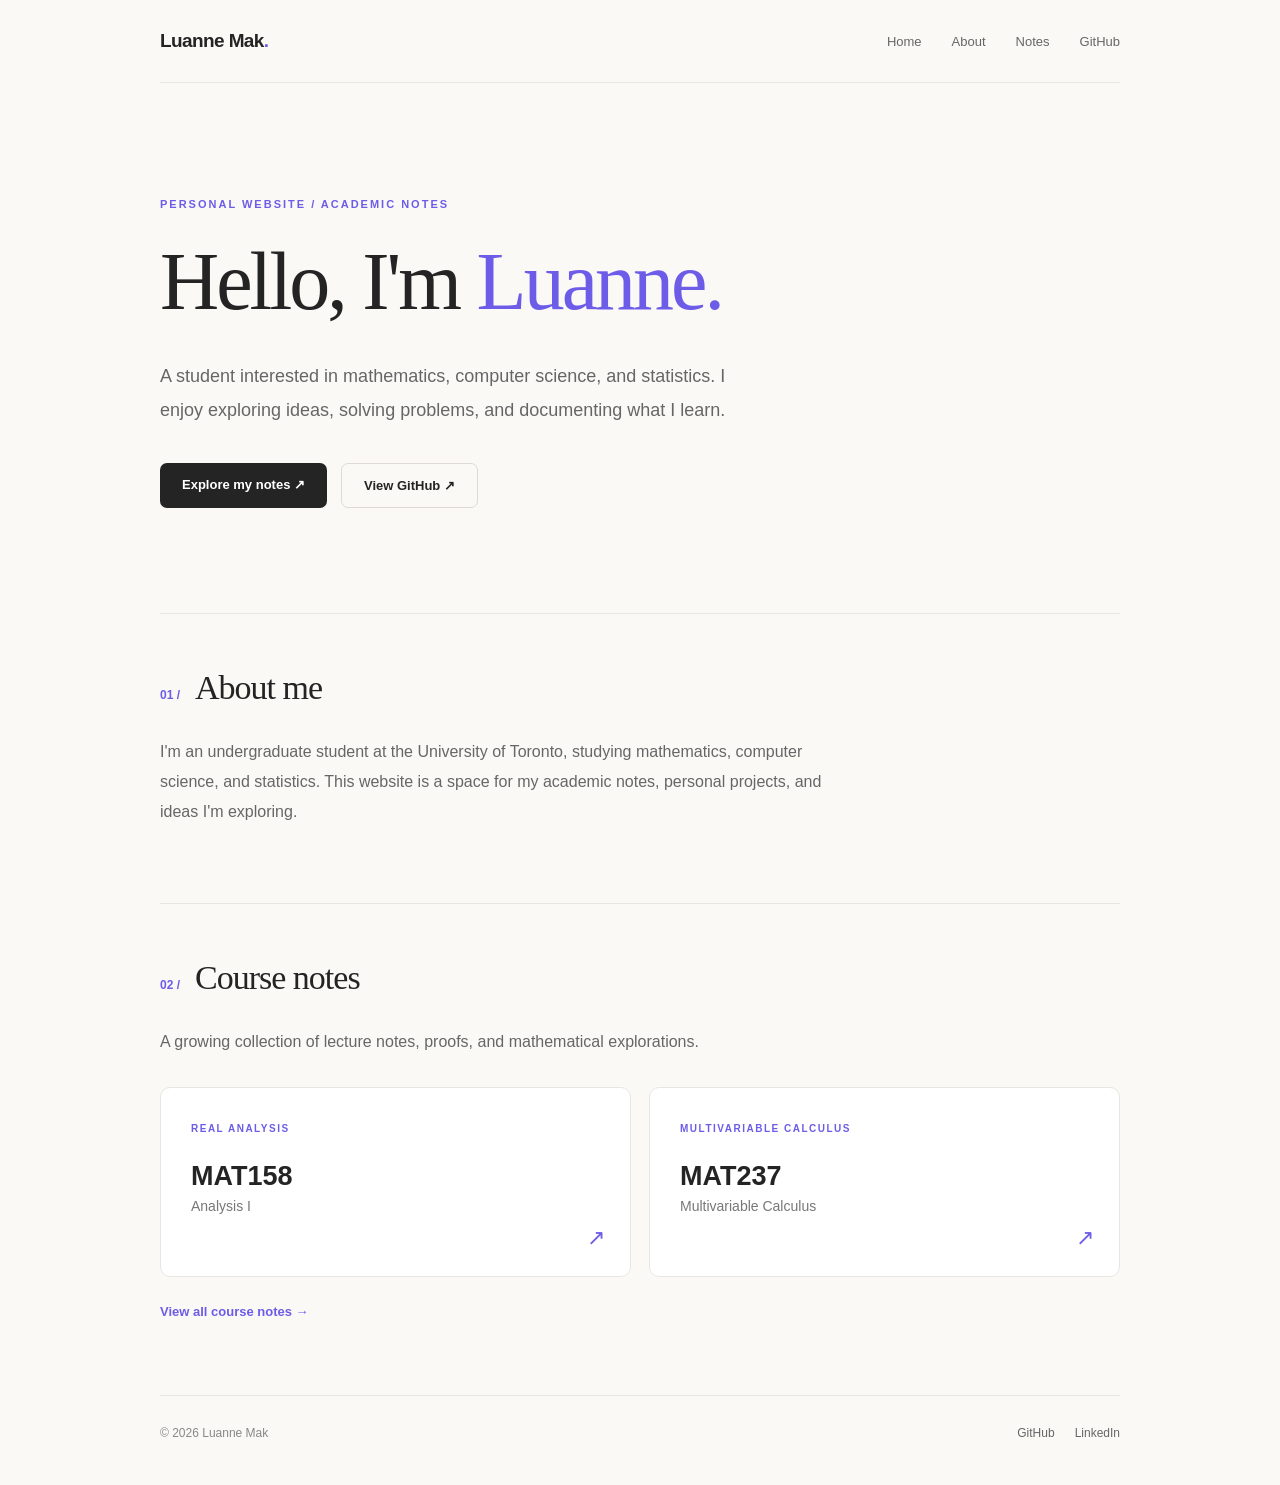
<file: index.html>
<!DOCTYPE html>
<html lang="en">
<head>
  <meta charset="UTF-8">
  <meta name="viewport"
        content="width=device-width, initial-scale=1.0">
  <meta name="description"
        content="Personal website of Luanne Mak.">
  <title>Luanne Mak — Personal Website</title>
  <link rel="stylesheet" href="style.css">
</head>

<body class="portfolio-page">

  <div class="site-shell">

    <!-- Navigation -->
    <nav class="site-nav">
      <a href="index.html" class="site-logo">
        Luanne Mak<span>.</span>
      </a>

      <div class="nav-links">
        <a href="index.html">Home</a>
        <a href="#about">About</a>
        <a href="notes.html">Notes</a>
        <a href="https://github.com/luannemhy-pixel"
           target="_blank"
           rel="noopener noreferrer">GitHub</a>
      </div>
    </nav>

    <!-- Hero -->
    <main>
      <section class="hero">
        <p class="hero-label">
          PERSONAL WEBSITE / ACADEMIC NOTES
        </p>

        <h1>
          Hello, I'm <span>Luanne.</span>
        </h1>

        <p class="hero-description">
          A student interested in mathematics,
          computer science, and statistics.
          I enjoy exploring ideas, solving problems,
          and documenting what I learn.
        </p>

        <div class="hero-actions">
          <a href="notes.html" class="primary-btn">
            Explore my notes ↗
          </a>

          <a href="https://github.com/luannemhy-pixel"
             class="secondary-btn"
             target="_blank"
             rel="noopener noreferrer">
            View GitHub ↗
          </a>
        </div>
      </section>

      <!-- About -->
      <section id="about" class="content-section">
        <div class="section-heading">
          <span class="section-number">01 /</span>
          <h2>About me</h2>
        </div>

        <p class="about-text">
          I'm an undergraduate student at the
          University of Toronto, studying mathematics,
          computer science, and statistics.

          This website is a space for my academic notes,
          personal projects, and ideas I'm exploring.
        </p>
      </section>

      <!-- Course Notes -->
      <section class="content-section">
        <div class="section-heading">
          <span class="section-number">02 /</span>
          <h2>Course notes</h2>
        </div>

        <p class="section-intro">
          A growing collection of lecture notes,
          proofs, and mathematical explorations.
        </p>

        <div class="preview-grid">

          <a href="mat158.html" class="preview-card">
            <span class="preview-category">
              REAL ANALYSIS
            </span>
            <h3>MAT158</h3>
            <p>Analysis I</p>
            <span class="preview-arrow">↗</span>
          </a>

          <a href="mat237.html" class="preview-card">
            <span class="preview-category">
              MULTIVARIABLE CALCULUS
            </span>
            <h3>MAT237</h3>
            <p>Multivariable Calculus</p>
            <span class="preview-arrow">↗</span>
          </a>

        </div>

        <a href="notes.html" class="text-link">
          View all course notes →
        </a>
      </section>
    </main>

    <!-- Footer -->
    <footer class="site-footer">
      <span>© 2026 Luanne Mak</span>

      <div class="footer-links">
        <a href="https://github.com/luannemhy-pixel">
          GitHub
        </a>
        <a href="https://www.linkedin.com/in/luanne-mak-a86003248/">
          LinkedIn
        </a>
      </div>
    </footer>

  </div>
</body>
</html>
</file>
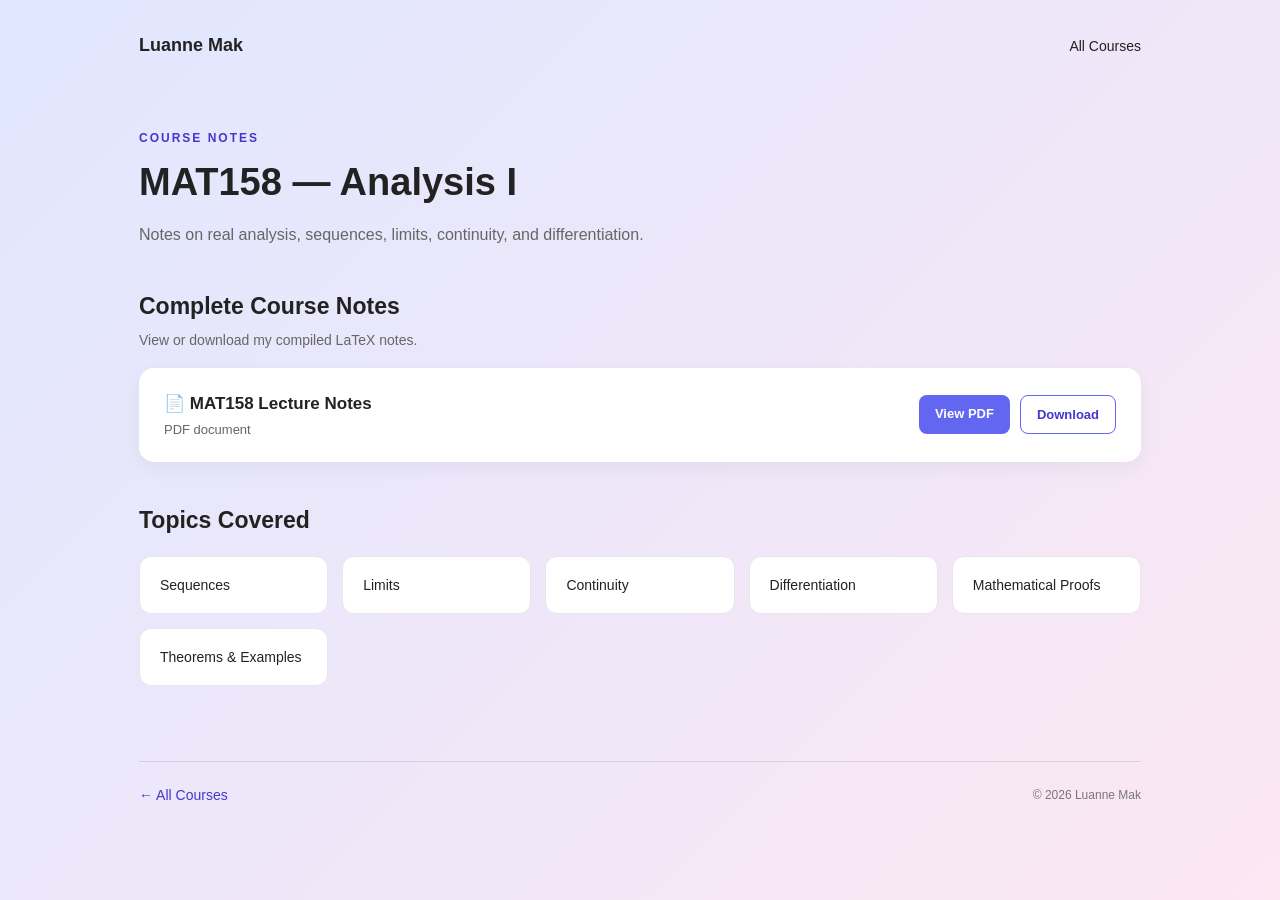
<file: mat158.html>
<!DOCTYPE html>
<html lang="en">
<head>
  <meta charset="UTF-8">
  <meta name="viewport" content="width=device-width, initial-scale=1.0">
  <title>MAT158 — Analysis I | Luanne Mak</title>
  <link rel="stylesheet" href="style.css">
</head>

<body>
  <main class="page-container">

    <nav class="top-nav">
      <a href="index.html" class="brand">Luanne Mak</a>
      <a href="notes.html">All Courses</a>
    </nav>

    <header class="page-header">
      <p class="eyebrow">COURSE NOTES</p>
      <h1>MAT158 — Analysis I</h1>
      <p>
        Notes on real analysis, sequences,
        limits, continuity, and differentiation.
      </p>
    </header>

    <section class="resource-section">
      <h2>Complete Course Notes</h2>
      <p class="section-description">
        View or download my compiled LaTeX notes.
      </p>

      <article class="resource-card">
        <div>
          <h3>📄 MAT158 Lecture Notes</h3>
          <p>PDF document</p>
        </div>

        <div class="resource-actions">
          <a
            href="notes/MAT158/MAT158_Note.pdf"
            target="_blank"
            rel="noopener noreferrer"
            class="small-btn">
            View PDF
          </a>

          <a
            href="notes/MAT158/MAT158_Note.pdf"
            download
            class="outline-btn">
            Download
          </a>
        </div>
      </article>
    </section>

    <section class="resource-section">
      <h2>Topics Covered</h2>

      <div class="topic-grid">
        <div class="topic-card">Sequences</div>
        <div class="topic-card">Limits</div>
        <div class="topic-card">Continuity</div>
        <div class="topic-card">Differentiation</div>
        <div class="topic-card">Mathematical Proofs</div>
        <div class="topic-card">Theorems & Examples</div>
      </div>
    </section>

    <footer class="page-footer">
      <a href="notes.html">← All Courses</a>
      <p>© 2026 Luanne Mak</p>
    </footer>

  </main>
</body>
</html>
</file>
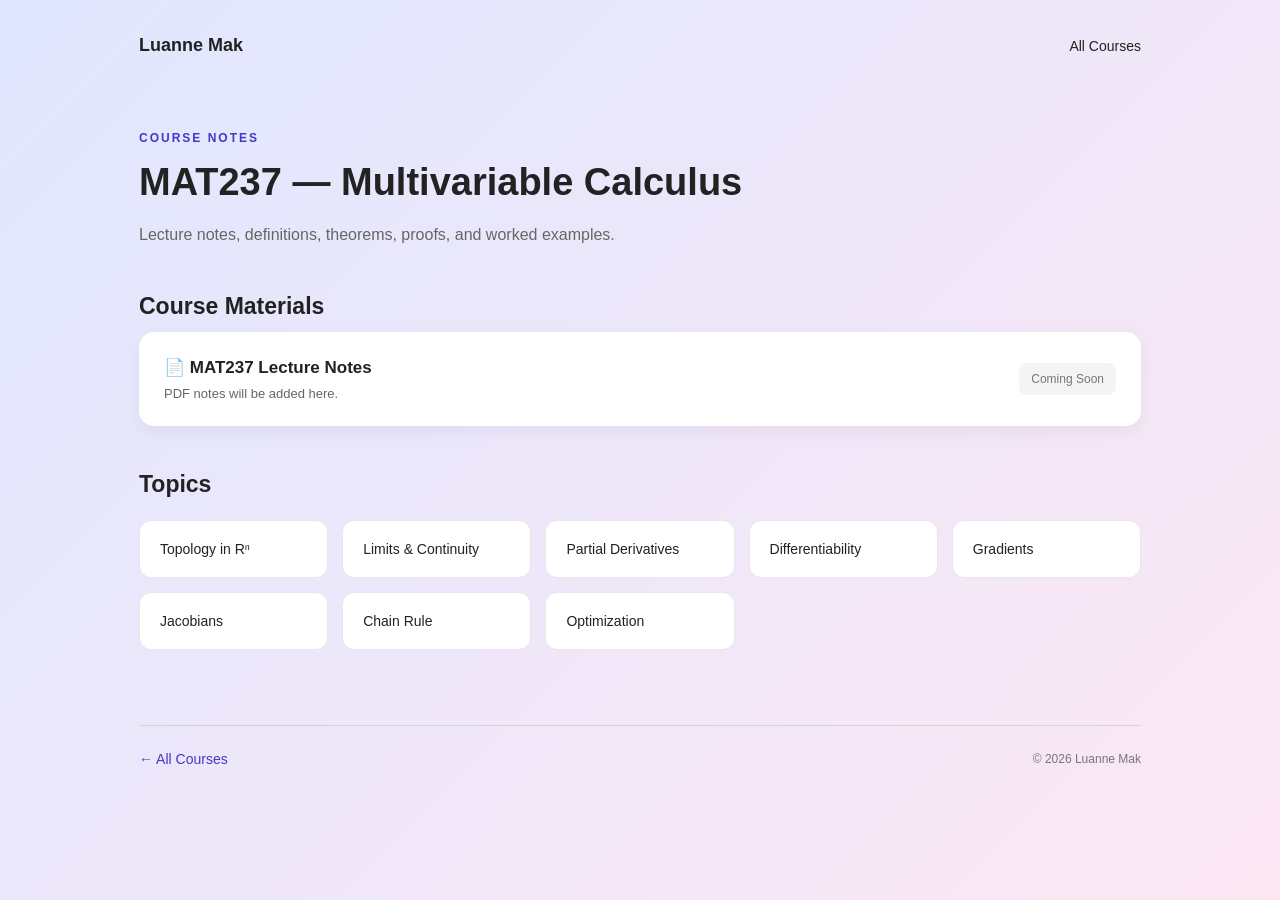
<file: mat237.html>
<!DOCTYPE html>
<html lang="en">
<head>
  <meta charset="UTF-8">
  <meta name="viewport" content="width=device-width, initial-scale=1.0">
  <title>MAT237 — Multivariable Calculus | Luanne Mak</title>
  <link rel="stylesheet" href="style.css">
</head>

<body>
  <main class="page-container">

    <nav class="top-nav">
      <a href="index.html" class="brand">Luanne Mak</a>
      <a href="notes.html">All Courses</a>
    </nav>

    <header class="page-header">
      <p class="eyebrow">COURSE NOTES</p>
      <h1>MAT237 — Multivariable Calculus</h1>
      <p>
        Lecture notes, definitions, theorems,
        proofs, and worked examples.
      </p>
    </header>

    <section class="resource-section">
      <h2>Course Materials</h2>

      <article class="resource-card">
        <div>
          <h3>📄 MAT237 Lecture Notes</h3>
          <p>PDF notes will be added here.</p>
        </div>
        <span class="coming-soon">Coming Soon</span>
      </article>
    </section>

    <section class="resource-section">
      <h2>Topics</h2>

      <div class="topic-grid">
        <div class="topic-card">Topology in Rⁿ</div>
        <div class="topic-card">Limits & Continuity</div>
        <div class="topic-card">Partial Derivatives</div>
        <div class="topic-card">Differentiability</div>
        <div class="topic-card">Gradients</div>
        <div class="topic-card">Jacobians</div>
        <div class="topic-card">Chain Rule</div>
        <div class="topic-card">Optimization</div>
      </div>
    </section>

    <footer class="page-footer">
      <a href="notes.html">← All Courses</a>
      <p>© 2026 Luanne Mak</p>
    </footer>

  </main>
</body>
</html>
</file>
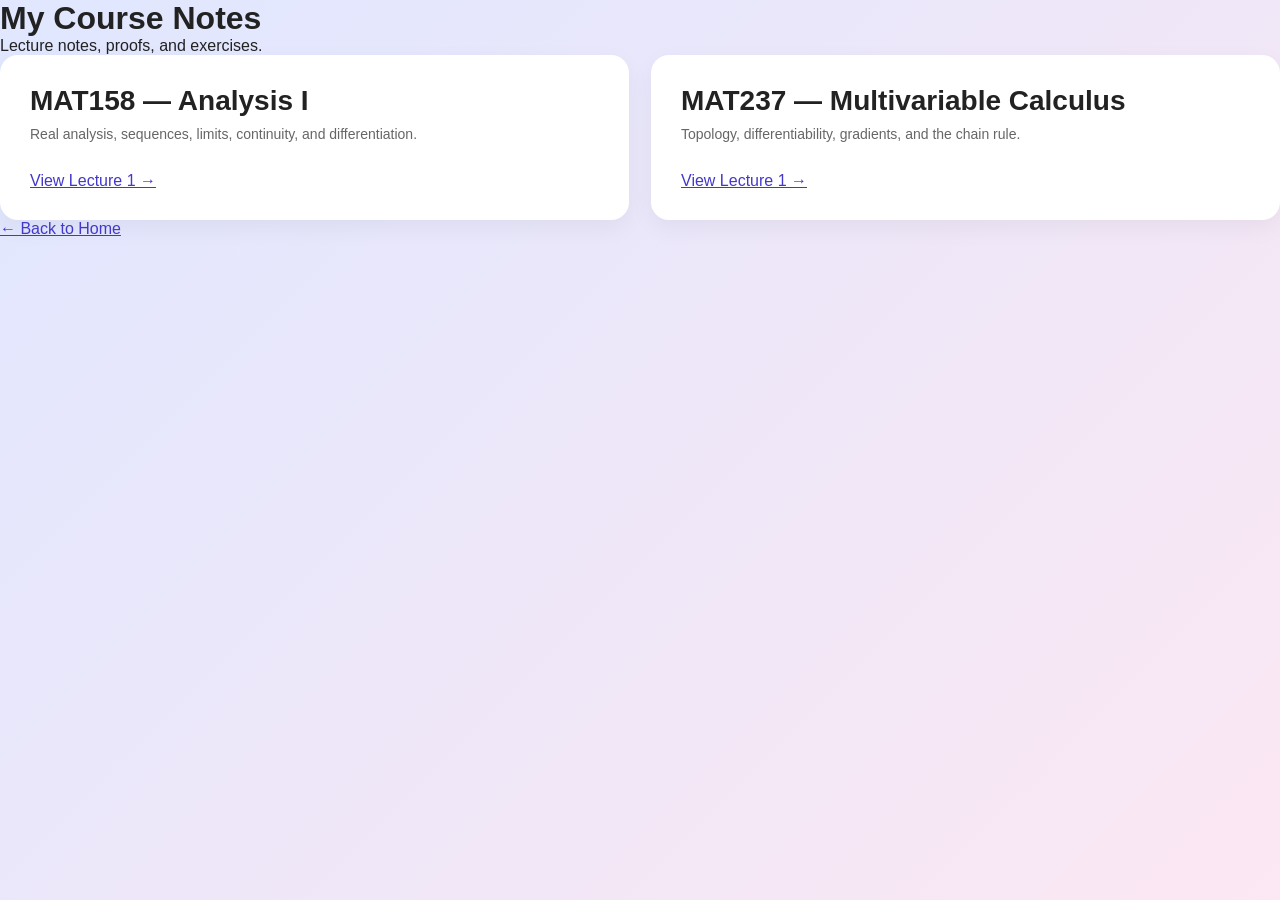
<file: note.html>
<!DOCTYPE html>
<html lang="en">
<head>
  <meta charset="UTF-8">
  <meta name="viewport" content="width=device-width, initial-scale=1.0">
  <title>Course Notes | Luanne Mak</title>
  <link rel="stylesheet" href="style.css">
</head>
<body>
  <main class="notes-page">
    <h1>My Course Notes</h1>
    <p>Lecture notes, proofs, and exercises.</p>

    <section class="course-grid">
      <article class="course-card">
        <h2>MAT158 — Analysis I</h2>
        <p>Real analysis, sequences, limits,
           continuity, and differentiation.</p>
        <a href="notes/MAT158/Lecture-01.pdf">
          View Lecture 1 →
        </a>
      </article>

      <article class="course-card">
        <h2>MAT237 — Multivariable Calculus</h2>
        <p>Topology, differentiability,
           gradients, and the chain rule.</p>
        <a href="notes/MAT237/Lecture-01.pdf">
          View Lecture 1 →
        </a>
      </article>
    </section>

    <a href="index.html">← Back to Home</a>
  </main>
</body>
</html>
</file>
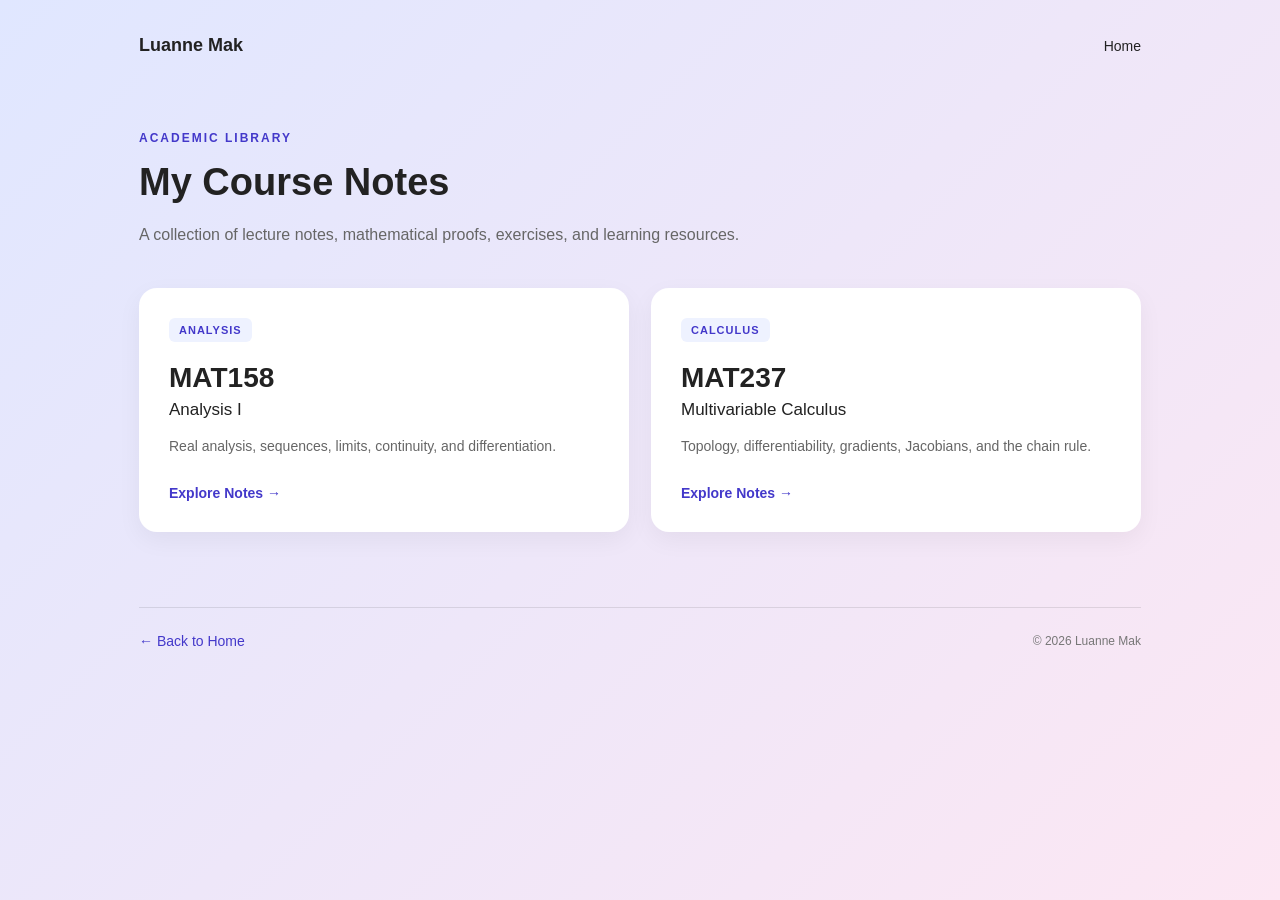
<file: notes.html>
<!DOCTYPE html>
<html lang="en">
<head>
  <meta charset="UTF-8">
  <meta name="viewport" content="width=device-width, initial-scale=1.0">
  <title>Course Notes | Luanne Mak</title>
  <link rel="stylesheet" href="style.css">
</head>

<body>
  <main class="page-container">

    <nav class="top-nav">
      <a href="index.html" class="brand">Luanne Mak</a>
      <a href="index.html">Home</a>
    </nav>

    <header class="page-header">
      <p class="eyebrow">ACADEMIC LIBRARY</p>
      <h1>My Course Notes</h1>
      <p>
        A collection of lecture notes, mathematical
        proofs, exercises, and learning resources.
      </p>
    </header>

    <section class="course-grid">

      <article class="course-card">
        <span class="course-tag">ANALYSIS</span>
        <h2>MAT158</h2>
        <h3>Analysis I</h3>
        <p>
          Real analysis, sequences, limits,
          continuity, and differentiation.
        </p>
        <a href="mat158.html" class="course-link">
          Explore Notes →
        </a>
      </article>

      <article class="course-card">
        <span class="course-tag">CALCULUS</span>
        <h2>MAT237</h2>
        <h3>Multivariable Calculus</h3>
        <p>
          Topology, differentiability, gradients,
          Jacobians, and the chain rule.
        </p>
        <a href="mat237.html" class="course-link">
          Explore Notes →
        </a>
      </article>

    </section>

    <footer class="page-footer">
      <a href="index.html">← Back to Home</a>
      <p>© 2026 Luanne Mak</p>
    </footer>

  </main>
</body>
</html>
</file>
<file: style.css>
/* ==================================
   GLOBAL STYLES
================================== */

* {
  margin: 0;
  padding: 0;
  box-sizing: border-box;
}

:root {
  --primary: #6366f1;
  --primary-dark: #4338ca;
  --text: #222;
  --muted: #666;
  --white: #fff;
  --border: #e5e7eb;
}

body {
  min-height: 100vh;
  font-family: Arial, Helvetica, sans-serif;
  color: var(--text);
  background: linear-gradient(
    135deg,
    #e0e7ff,
    #fce7f3
  );
}

a {
  color: var(--primary-dark);
}

/* ==================================
   HOMEPAGE
================================== */

body:has(.home-card) {
  display: flex;
  justify-content: center;
  align-items: center;
  padding: 24px;
}

.home-card {
  background: white;
  width: 100%;
  max-width: 480px;
  padding: 48px 40px;
  border-radius: 22px;
  box-shadow: 0 15px 40px rgba(0,0,0,0.1);
  text-align: center;
}

.home-card h1 {
  font-size: 30px;
  line-height: 1.3;
  margin-bottom: 16px;
}

.subtitle {
  color: var(--muted);
  font-size: 16px;
  line-height: 1.6;
}

.bio {
  color: #777;
  font-size: 13px;
  margin-top: 12px;
  margin-bottom: 30px;
}

.links {
  display: flex;
  flex-direction: column;
  gap: 12px;
}

.link-btn {
  display: block;
  width: 100%;
  padding: 15px;
  border-radius: 10px;
  background: var(--primary);
  color: white;
  font-size: 15px;
  font-weight: 600;
  text-decoration: none;
  transition: all 0.2s ease;
}

.link-btn:hover {
  background: var(--primary-dark);
  transform: translateY(-2px);
}

.home-footer {
  margin-top: 30px;
  font-size: 12px;
  color: #999;
}

/* ==================================
   PAGE LAYOUT
================================== */

.page-container {
  max-width: 1050px;
  margin: 0 auto;
  padding: 35px 24px 70px;
}

.top-nav {
  display: flex;
  justify-content: space-between;
  align-items: center;
  gap: 16px;
  margin-bottom: 75px;
}

.top-nav a {
  text-decoration: none;
  color: var(--text);
  font-size: 14px;
}

.top-nav .brand {
  font-size: 18px;
  font-weight: bold;
}

.top-nav a:hover {
  color: var(--primary);
}

.page-header {
  margin-bottom: 40px;
}

.eyebrow {
  color: var(--primary-dark);
  font-size: 12px;
  font-weight: bold;
  letter-spacing: 2px;
  margin-bottom: 15px;
}

.page-header h1 {
  font-size: 38px;
  line-height: 1.2;
  margin-bottom: 15px;
}

.page-header > p:last-child {
  color: var(--muted);
  line-height: 1.7;
  max-width: 650px;
}

/* ==================================
   COURSE CARDS
================================== */

.course-grid {
  display: grid;
  grid-template-columns: repeat(
    auto-fit,
    minmax(270px, 1fr)
  );
  gap: 22px;
}

.course-card {
  background: var(--white);
  padding: 30px;
  border-radius: 18px;
  box-shadow: 0 8px 24px rgba(0,0,0,0.05);
  transition: transform 0.2s ease;
}

.course-card:hover {
  transform: translateY(-4px);
}

.course-tag {
  display: inline-block;
  background: #eef2ff;
  color: var(--primary-dark);
  padding: 6px 10px;
  border-radius: 6px;
  font-size: 11px;
  font-weight: bold;
  letter-spacing: 1px;
  margin-bottom: 20px;
}

.course-card h2 {
  font-size: 28px;
  margin-bottom: 6px;
}

.course-card h3 {
  font-size: 17px;
  margin-bottom: 15px;
  font-weight: 500;
}

.course-card p {
  color: var(--muted);
  line-height: 1.7;
  font-size: 14px;
  margin-bottom: 25px;
}

.course-link {
  font-weight: bold;
  text-decoration: none;
  font-size: 14px;
}

.course-link:hover {
  text-decoration: underline;
}

/* ==================================
   COURSE RESOURCE PAGES
================================== */

.resource-section {
  margin-top: 45px;
}

.resource-section h2 {
  font-size: 23px;
  margin-bottom: 12px;
}

.section-description {
  color: var(--muted);
  font-size: 14px;
  margin-bottom: 20px;
}

.resource-card {
  background: white;
  border-radius: 15px;
  padding: 25px;
  display: flex;
  justify-content: space-between;
  align-items: center;
  gap: 20px;
  flex-wrap: wrap;
  box-shadow: 0 6px 20px rgba(0,0,0,0.05);
}

.resource-card h3 {
  font-size: 17px;
  margin-bottom: 8px;
}

.resource-card p {
  font-size: 13px;
  color: var(--muted);
}

.resource-actions {
  display: flex;
  gap: 10px;
  flex-wrap: wrap;
}

.small-btn,
.outline-btn {
  display: inline-block;
  padding: 11px 16px;
  border-radius: 8px;
  text-decoration: none;
  font-size: 13px;
  font-weight: bold;
}

.small-btn {
  background: var(--primary);
  color: white;
}

.small-btn:hover {
  background: var(--primary-dark);
}

.outline-btn {
  border: 1px solid var(--primary);
  color: var(--primary-dark);
}

.outline-btn:hover {
  background: #eef2ff;
}

.coming-soon {
  color: #777;
  background: #f3f4f6;
  border-radius: 8px;
  padding: 9px 12px;
  font-size: 12px;
}

/* ==================================
   TOPIC GRID
================================== */

.topic-grid {
  display: grid;
  grid-template-columns: repeat(
    auto-fit,
    minmax(180px, 1fr)
  );
  gap: 14px;
  margin-top: 22px;
}

.topic-card {
  background: white;
  padding: 20px;
  border-radius: 12px;
  font-size: 14px;
  font-weight: 500;
  border: 1px solid var(--border);
}

/* ==================================
   FOOTER
================================== */

.page-footer {
  display: flex;
  justify-content: space-between;
  align-items: center;
  gap: 20px;
  margin-top: 75px;
  padding-top: 25px;
  border-top: 1px solid rgba(0,0,0,0.1);
}

.page-footer a {
  font-size: 14px;
  text-decoration: none;
}

.page-footer p {
  color: #777;
  font-size: 12px;
}

/* ==================================
   MOBILE RESPONSIVE
================================== */

@media (max-width: 600px) {
  .home-card {
    padding: 35px 24px;
  }

  .home-card h1 {
    font-size: 25px;
  }

  .page-container {
    padding: 25px 18px 50px;
  }

  .top-nav {
    margin-bottom: 50px;
  }

  .page-header h1 {
    font-size: 29px;
  }

  .course-grid {
    grid-template-columns: 1fr;
  }

  .resource-card {
    align-items: flex-start;
  }

  .page-footer {
    flex-direction: column;
    align-items: flex-start;
  }
}


/* =====================================
   MINIMAL ACADEMIC PORTFOLIO
===================================== */

.portfolio-page {
  background: #faf9f6;
  color: #242424;
  font-family: "Helvetica Neue", Arial, sans-serif;
  min-height: 100vh;
  display: block;
}

.portfolio-page .site-shell {
  width: min(100% - 48px, 960px);
  margin: 0 auto;
}

/* Navigation */

.portfolio-page .site-nav {
  display: flex;
  justify-content: space-between;
  align-items: center;
  padding: 30px 0;
  border-bottom: 1px solid #e8e6e2;
}

.portfolio-page .site-logo {
  font-size: 19px;
  font-weight: 700;
  color: #242424;
  text-decoration: none;
  letter-spacing: -0.6px;
}

.portfolio-page .site-logo span {
  color: #6d5ce7;
}

.portfolio-page .nav-links {
  display: flex;
  gap: 30px;
}

.portfolio-page .nav-links a {
  font-size: 13px;
  color: #666;
  text-decoration: none;
  transition: color 0.2s;
}

.portfolio-page .nav-links a:hover {
  color: #6d5ce7;
}

/* Hero */

.portfolio-page .hero {
  padding: 115px 0 105px;
  max-width: 760px;
}

.portfolio-page .hero-label {
  font-size: 11px;
  font-weight: 600;
  letter-spacing: 2px;
  color: #6d5ce7;
  margin-bottom: 25px;
}

.portfolio-page .hero h1 {
  font-family: Georgia, "Times New Roman", serif;
  font-size: clamp(48px, 7vw, 82px);
  font-weight: 400;
  letter-spacing: -3px;
  line-height: 1.15;
  margin-bottom: 30px;
}

.portfolio-page .hero h1 span {
  color: #6d5ce7;
}

.portfolio-page .hero-description {
  max-width: 570px;
  font-size: 18px;
  line-height: 1.9;
  color: #666;
}

.portfolio-page .hero-actions {
  display: flex;
  gap: 14px;
  flex-wrap: wrap;
  margin-top: 35px;
}

.portfolio-page .primary-btn,
.portfolio-page .secondary-btn {
  display: inline-block;
  padding: 14px 22px;
  border-radius: 7px;
  text-decoration: none;
  font-size: 13px;
  font-weight: 600;
  transition: all 0.2s;
}

.portfolio-page .primary-btn {
  background: #242424;
  color: white;
}

.portfolio-page .primary-btn:hover {
  background: #6d5ce7;
  transform: translateY(-2px);
}

.portfolio-page .secondary-btn {
  border: 1px solid #dedbd5;
  color: #242424;
}

.portfolio-page .secondary-btn:hover {
  border-color: #6d5ce7;
  color: #6d5ce7;
}

/* Content Sections */

.portfolio-page .content-section {
  padding: 55px 0 75px;
  border-top: 1px solid #e8e6e2;
}

.portfolio-page .section-heading {
  display: flex;
  align-items: baseline;
  gap: 15px;
  margin-bottom: 30px;
}

.portfolio-page .section-number {
  color: #6d5ce7;
  font-size: 12px;
  font-weight: 600;
}

.portfolio-page .section-heading h2 {
  font-family: Georgia, serif;
  font-size: 34px;
  font-weight: 400;
  letter-spacing: -1px;
}

.portfolio-page .about-text,
.portfolio-page .section-intro {
  max-width: 680px;
  font-size: 16px;
  color: #666;
  line-height: 1.9;
}

.portfolio-page .section-intro {
  margin-bottom: 30px;
}

/* Course Preview */

.portfolio-page .preview-grid {
  display: grid;
  grid-template-columns: repeat(2, 1fr);
  gap: 18px;
  margin-bottom: 25px;
}

.portfolio-page .preview-card {
  position: relative;
  display: block;
  background: #fff;
  padding: 30px;
  min-height: 190px;
  border: 1px solid #e8e6e2;
  border-radius: 10px;
  text-decoration: none;
  color: #242424;
  transition: all 0.2s ease;
}

.portfolio-page .preview-card:hover {
  border-color: #6d5ce7;
  transform: translateY(-3px);
  box-shadow: 0 10px 30px rgba(0,0,0,0.04);
}

.portfolio-page .preview-category {
  font-size: 10px;
  letter-spacing: 1.5px;
  color: #6d5ce7;
  font-weight: 700;
}

.portfolio-page .preview-card h3 {
  font-size: 27px;
  margin-top: 25px;
  margin-bottom: 6px;
}

.portfolio-page .preview-card p {
  font-size: 14px;
  color: #777;
}

.portfolio-page .preview-arrow {
  position: absolute;
  right: 25px;
  bottom: 25px;
  font-size: 22px;
  color: #6d5ce7;
}

.portfolio-page .text-link {
  font-size: 13px;
  font-weight: 600;
  text-decoration: none;
  color: #6d5ce7;
}

/* Footer */

.portfolio-page .site-footer {
  display: flex;
  justify-content: space-between;
  align-items: center;
  gap: 20px;
  border-top: 1px solid #e8e6e2;
  padding: 30px 0 45px;
  font-size: 12px;
  color: #888;
}

.portfolio-page .footer-links {
  display: flex;
  gap: 20px;
}

.portfolio-page .footer-links a {
  color: #666;
  text-decoration: none;
}

/* Mobile */

@media (max-width: 650px) {
  .portfolio-page .site-shell {
    width: min(100% - 36px, 960px);
  }

  .portfolio-page .site-nav {
    flex-wrap: wrap;
    gap: 20px;
  }

  .portfolio-page .nav-links {
    gap: 18px;
    flex-wrap: wrap;
  }

  .portfolio-page .hero {
    padding: 75px 0;
  }

  .portfolio-page .hero h1 {
    letter-spacing: -2px;
  }

  .portfolio-page .hero-description {
    font-size: 16px;
  }

  .portfolio-page .preview-grid {
    grid-template-columns: 1fr;
  }

  .portfolio-page .site-footer {
    flex-direction: column;
    align-items: flex-start;
  }
}
</file>
